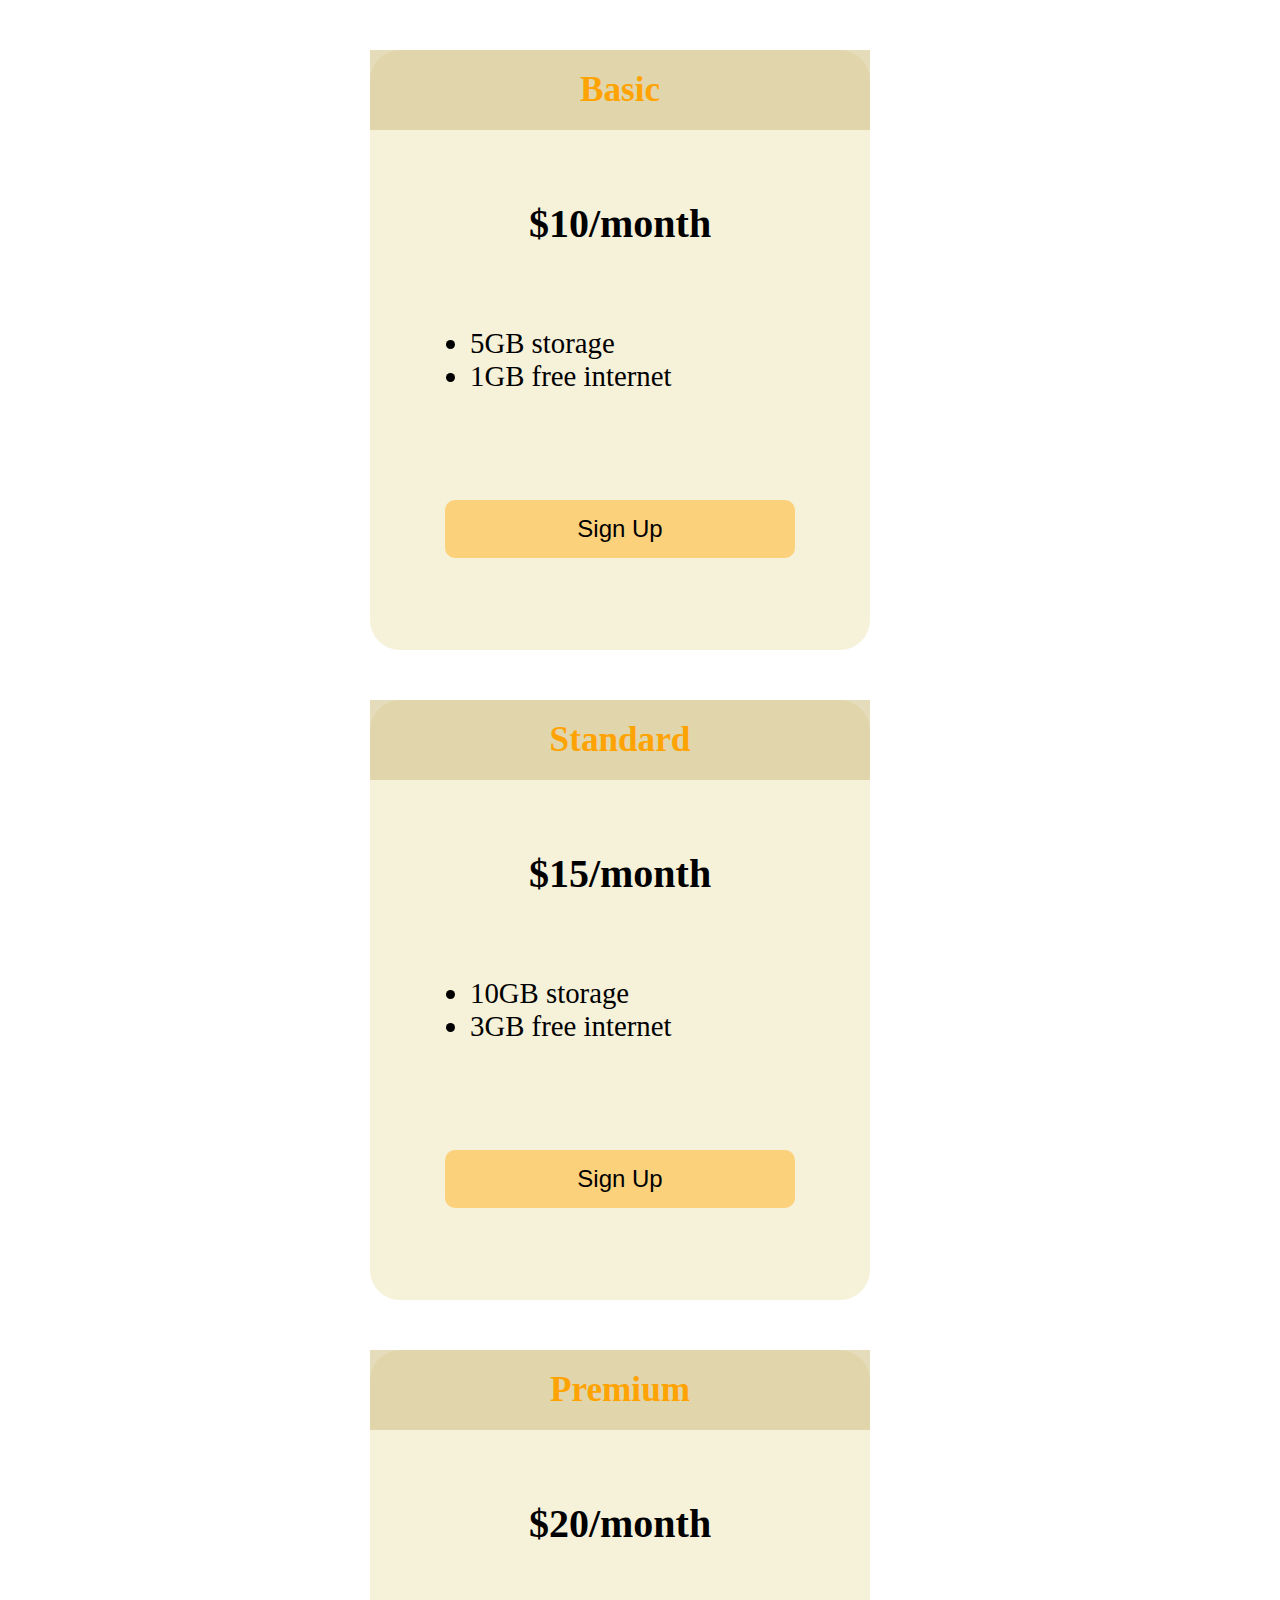
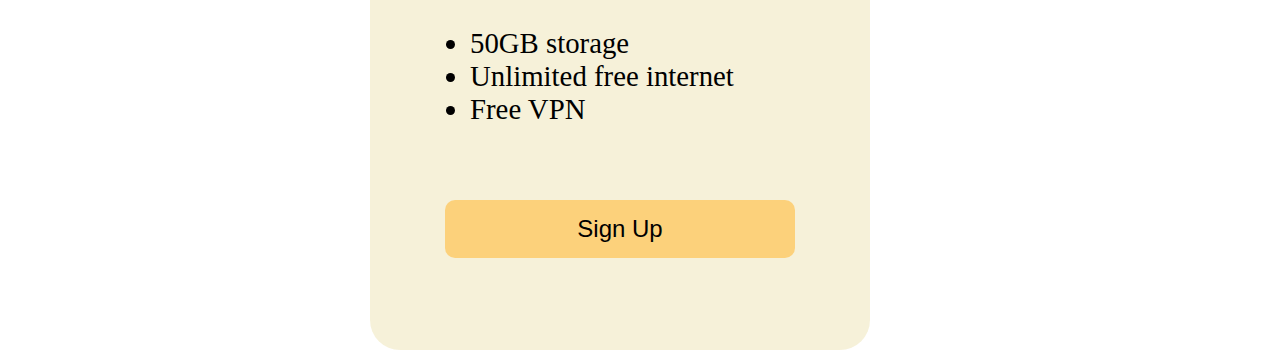
<file: Pricing Table/index.html>
<!DOCTYPE html>
<html lang="en">
<head>
    <meta charset="UTF-8">
    <meta name="viewport" content="width=device-width, initial-scale=1.0">
    <link rel="stylesheet" href="style.css">
    
    <title>Pricing Table</title>
</head>
<body>
    <div class="container">
        <div class="basic">
            <h2>Basic</h2>
            <h1>$10/month</h1>
            <ul>
                <li>5GB storage</li>
                <li>1GB free internet</li>
            </ul>
            <button type="button">Sign Up</button>
        </div>

        <div class="standard">
            <h2>Standard</h2>
            <h1>$15/month</h1>
            <ul>
                <li>10GB storage</li>
                <li>3GB free internet</li>
            </ul>
            <button type="button">Sign Up</button>
        </div>

        <div class="premium">
            <h2>Premium</h2>
            <h1>$20/month</h1>
            <ul>
                <li>50GB storage</li>
                <li>Unlimited free internet</li>
                <li>Free VPN</li>

            </ul>
            <button type="button">Sign Up</button>
        </div>
    </div>
    
</body>
</html>
</file>
<file: Pricing Table/style.css>
* {
    margin: 0;
    padding: 0;
    border: none;
}

html {
    font-size: 1.2em;
    font-family: Cambria, Cochin, Georgia, Times, 'Times New Roman', serif;
}
.container {
    height: 100vh;
    width: 100vw;
    display: flex;
    gap: 5rem;
    justify-content: center;
    align-items: center;
    position: relative;
 
}

.container > div {
    background-color: rgba(244, 238, 207, 0.8);
    border-radius: 30px;
    position: relative;
    width: 500px;
    height: 600px;
}



h1 {
    font-size: 2.5rem;
    padding-top: 150px;
    text-align: center;
}

div > h2 {
    text-align: center;
    padding: 20px 0 20px 0;
    color: rgb(255, 163, 3);
    font-size: 2.2rem;
    background-color: rgba(208, 192, 134, 0.555);
    width: 100%;
    position: absolute;
    
}


div > ul {
    padding: 80px;
    font-size: 1.8rem;
    padding-left: 20%;
}



button {

    position: absolute;
    padding: 15px;
    width: 70%;
    border-radius: 10px;
    background-color: rgba(255, 194, 82, 0.696);
    font-size: 1.5rem;

    right: 15%;
    top: 75%;
}

button:hover {
    background-color: rgba(255, 194, 82, 0.911);
    color: white;
    font-weight: bold;
}


@media (max-width: 1500px){
    html {
        font-size: 1em;
        transition: 2ms linear;
    }
    .container {
        width: 50vw;
        display: block;
        margin: 0 auto;
        align-content: center;
    
    }
    .container > div {
        margin: 50px;
    }
}
</file>
